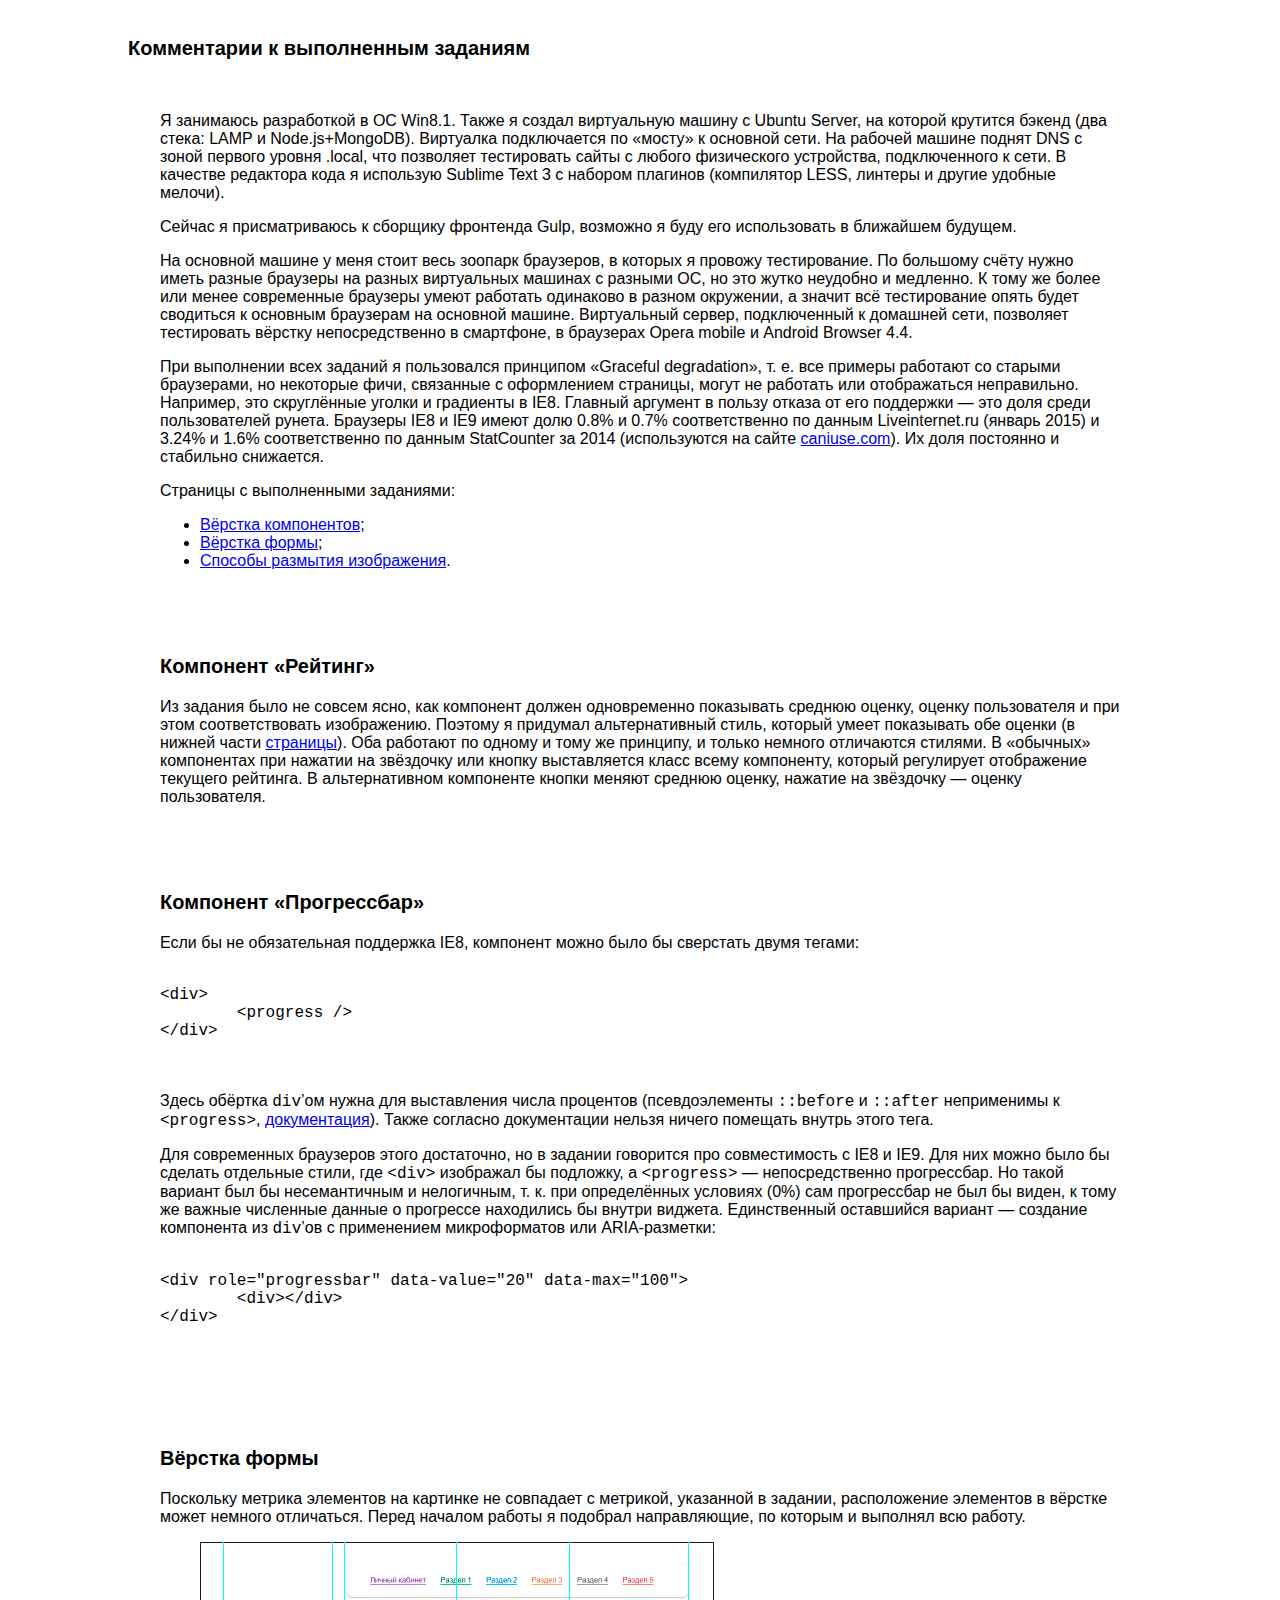
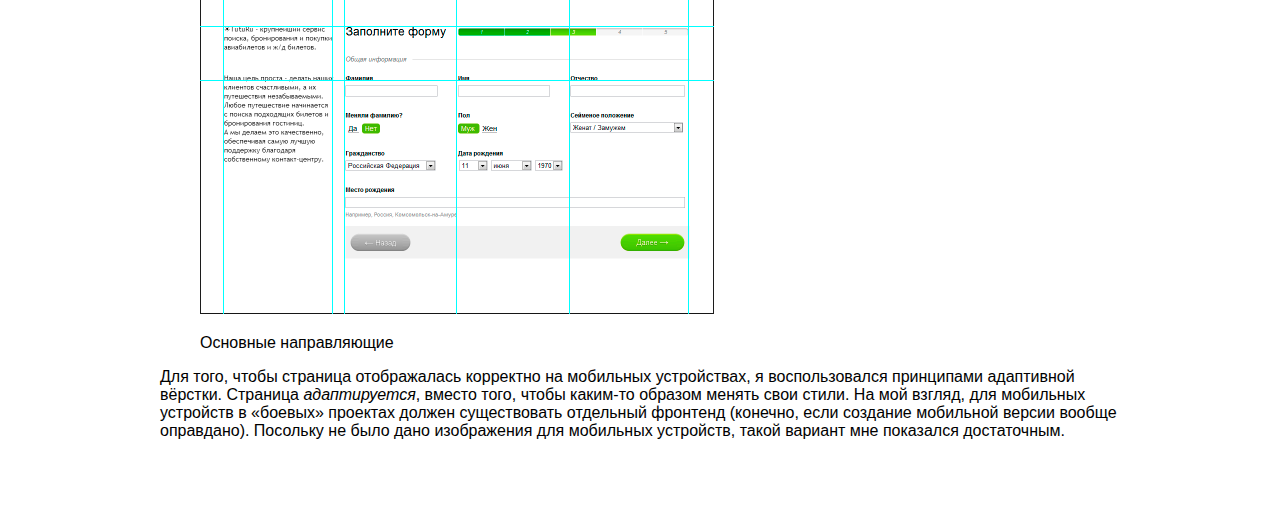
<file: html/index.html>
<!DOCTYPE html>
<html lang="ru">
<head>
	<meta charset="utf-8" />
	<title>Комментарии к заданию</title>
	<link rel="stylesheet" type="text/css" href="../css/normalize.min.css" />
	<link rel="stylesheet" type="text/css" href="../css/page-components.css" />
	<!--[if lte IE 9]>
		<script src="http://html5shim.googlecode.com/svn/trunk/html5.js"></script>
		<link rel="stylesheet" type="text/css" href="../css/page-components_ie.css" />
	<![endif]-->
</head>
<body class="g-layout">
<section class="b-components">
	<header class="b-components__showcase__title">
		Комментарии к выполненным заданиям
	</header>
	<article class="b-components__showcase">
		<p>Я занимаюсь разработкой в ОС Win8.1. Также я создал виртуальную машину с Ubuntu Server, на которой крутится бэкенд (два стека: LAMP и Node.js+MongoDB). Виртуалка подключается по «мосту» к основной сети. На рабочей машине поднят DNS с зоной первого уровня .local, что позволяет тестировать сайты с любого физического устройства, подключенного к сети. В качестве редактора кода я использую Sublime Text 3 с набором плагинов (компилятор LESS, линтеры и другие удобные мелочи).</p>
		<p>Сейчас я присматриваюсь к сборщику фронтенда Gulp, возможно я буду его использовать в ближайшем будущем.</p>
		<p>На основной машине у меня стоит весь зоопарк браузеров, в которых я провожу тестирование. По большому счёту нужно иметь разные браузеры на разных виртуальных машинах с разными ОС, но это жутко неудобно и медленно. К тому же более или менее современные браузеры умеют работать одинаково в разном окружении, а значит всё тестирование опять будет сводиться к основным браузерам на основной машине. Виртуальный сервер, подключенный к домашней сети, позволяет тестировать вёрстку непосредственно в смартфоне, в браузерах Opera mobile и Android Browser 4.4.</p>
		<p>При выполнении всех заданий я пользовался принципом «Graceful degradation», т. е. все примеры работают со старыми браузерами, но некоторые фичи, связанные с оформлением страницы, могут не работать или отображаться неправильно. Например, это скруглённые уголки и градиенты в IE8. Главный аргумент в пользу отказа от его поддержки — это доля среди пользователей рунета. Браузеры IE8 и IE9 имеют долю 0.8% и 0.7% соответственно по данным Liveinternet.ru (январь 2015) и 3.24% и 1.6% соответственно по данным StatCounter за 2014 (используются на сайте <a href="http://caniuse.com/" title="caniuse.com">caniuse.com</a>). Их доля постоянно и стабильно снижается.</p>
		<p>Страницы с выполненными заданиями:</p>
		<ul>
			<li>
				<a href="components.html" title="Вёрстка компонентов">Вёрстка компонентов</a>;
			</li>
			<li>
				<a href="form.html" title="Вёрстка формы">Вёрстка формы</a>;
			</li>
			<li>
				<a href="blur.html" title="Способы размытия изображения">Способы размытия изображения</a>.
			</li>
		</ul>
	</article>

	<article class="b-components__showcase">
		<header class="b-components__showcase__title">
			Компонент «Рейтинг»
		</header>
		<section class="b-components__showcase__content">
			<p>Из задания было не совсем ясно, как компонент должен одновременно показывать среднюю оценку, оценку пользователя и при этом соответствовать изображению. Поэтому я придумал альтернативный стиль, который умеет показывать обе оценки (в нижней части <a href="components.html" title="Вёрстка компонентов">страницы</a>). Оба работают по одному и тому же принципу, и только немного отличаются стилями. В «обычных» компонентах при нажатии на звёздочку или кнопку выставляется класс всему компоненту, который регулирует отображение текущего рейтинга. В альтернативном компоненте кнопки меняют среднюю оценку, нажатие на звёздочку — оценку пользователя.</p>
		</section>
	</article>

	<article class="b-components__showcase">
		<header class="b-components__showcase__title">
			Компонент «Прогрессбар»
		</header>
		<section class="b-components__showcase__content">
			<p>Если бы не обязательная поддержка IE8, компонент можно было бы сверстать двумя тегами:</p>
			<pre>
				<code>
&lt;div&gt;
	&lt;progress /&gt;
&lt;/div&gt;
				</code>
			</pre>
			<p>Здесь обёртка <code>div</code>’ом нужна для выставления числа процентов (псевдоэлементы <code>::before</code> и <code>::after</code> неприменимы к <code>&lt;progress&gt;</code>, <a href="http://www.w3.org/TR/html5/forms.html#the-progress-element" title="W3C HTML5">документация</a>). Также согласно документации нельзя ничего помещать внутрь этого тега.</p>
			<p>Для современных браузеров этого достаточно, но в задании говорится про совместимость с IE8 и IE9. Для них можно было бы сделать отдельные стили, где <code>&lt;div&gt;</code> изображал бы подложку, а <code>&lt;progress&gt;</code> — непосредственно прогрессбар. Но такой вариант был бы несемантичным и нелогичным, т. к. при определённых условиях (0%) сам прогрессбар не был бы виден, к тому же важные численные данные о прогрессе находились бы внутри виджета. Единственный оставшийся вариант — создание компонента из <code>div</code>’ов с применением микроформатов или ARIA-разметки:</p>
			<pre>
				<code>
&lt;div role=&quot;progressbar&quot; data-value=&quot;20&quot; data-max=&quot;100&quot;&gt;
	&lt;div&gt;&lt;/div&gt;
&lt;/div&gt;
				</code>
			</pre>
		</section>
	</article>

	<article class="b-components__showcase">
		<header class="b-components__showcase__title">
			Вёрстка формы
		</header>
		<section class="b-components__showcase__content">
			<p>Поскольку метрика элементов на картинке не совпадает с метрикой, указанной в задании, расположение элементов в вёрстке может немного отличаться. Перед началом работы я подобрал направляющие, по которым и выполнял всю работу.</p>
			<figure>
				<p><img src="../images/guides.png" alt="Основные направляющие" /></p>
				<figcaption>Основные направляющие</figcaption>
			</figure>
			<p>Для того, чтобы страница отображалась корректно на мобильных устройствах, я воспользовался принципами адаптивной вёрстки. Страница <em>адаптируется</em>, вместо того, чтобы каким-то образом менять свои стили. На мой взгляд, для мобильных устройств в «боевых» проектах должен существовать отдельный фронтенд (конечно, если создание мобильной версии вообще оправдано). Посольку не было дано изображения для мобильных устройств, такой вариант мне показался достаточным.</p>
		</section>
	</article>
</section>
</body>
</html>
</file>
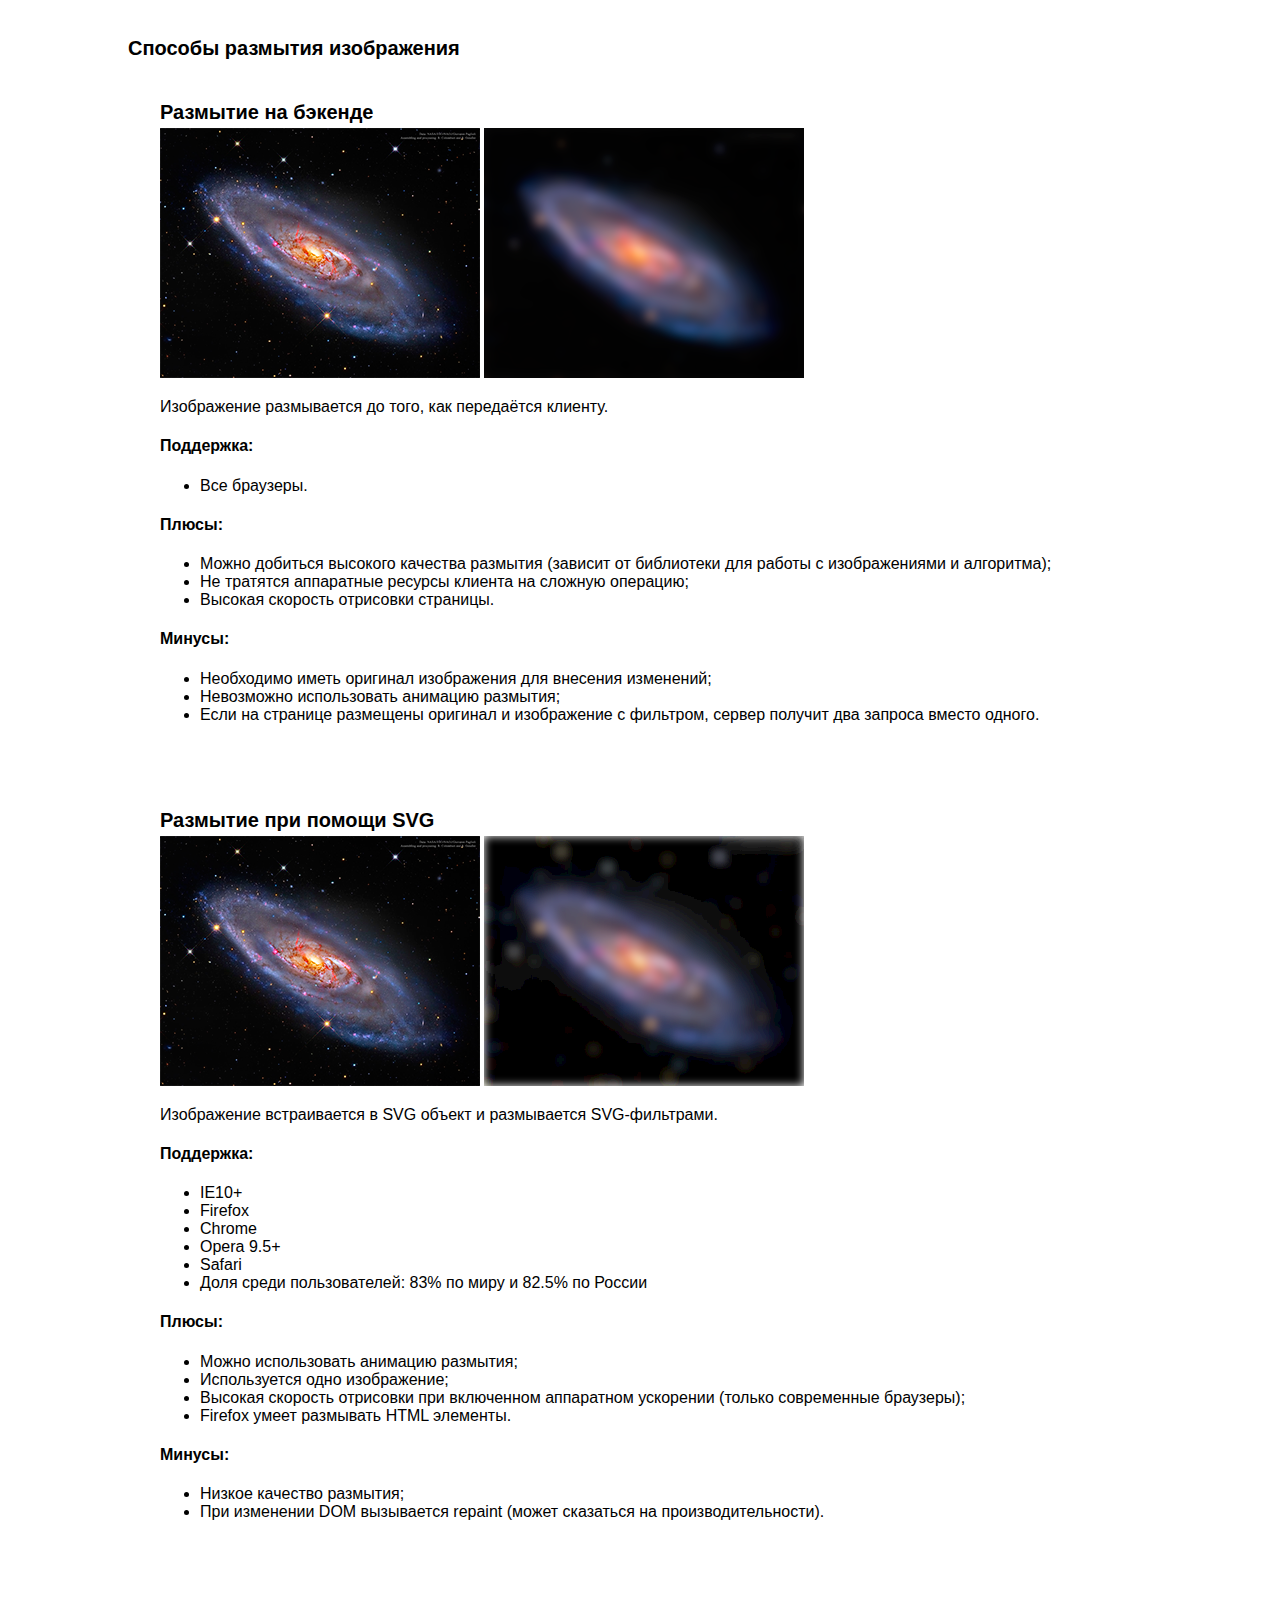
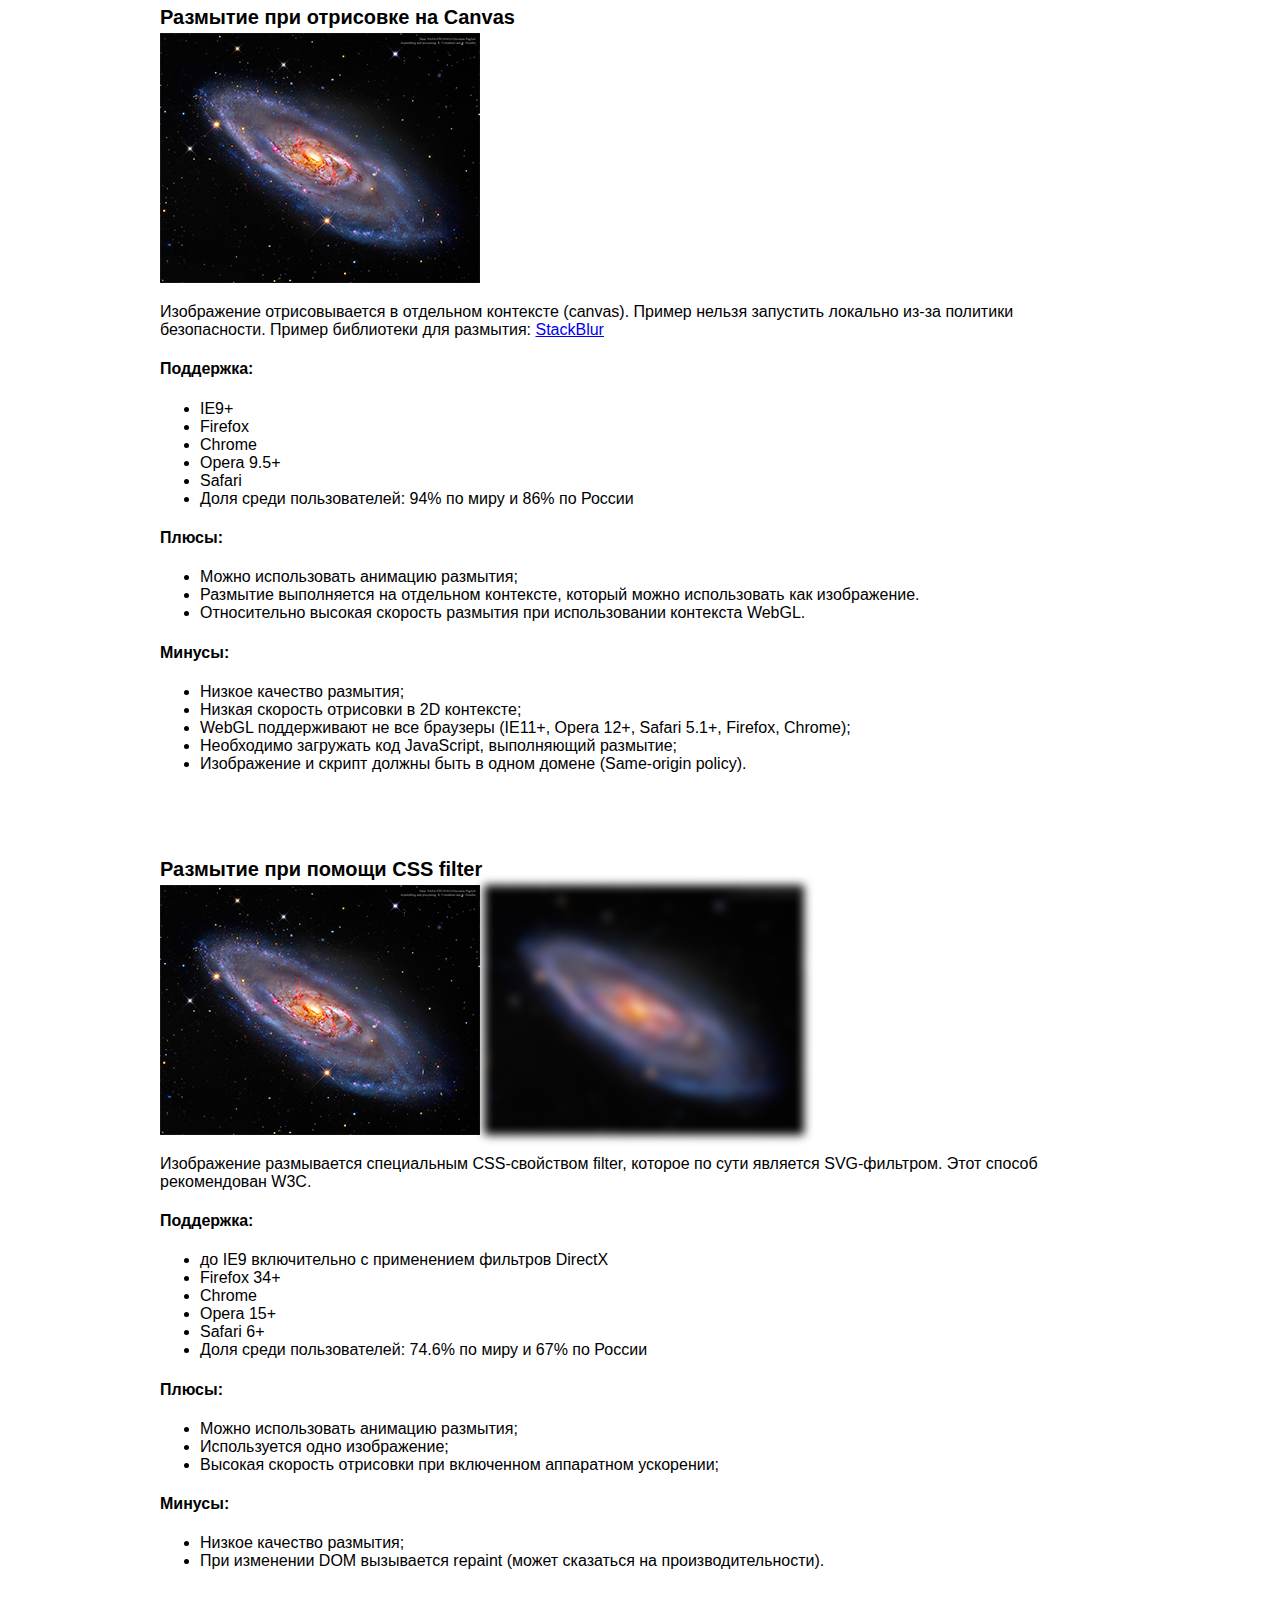
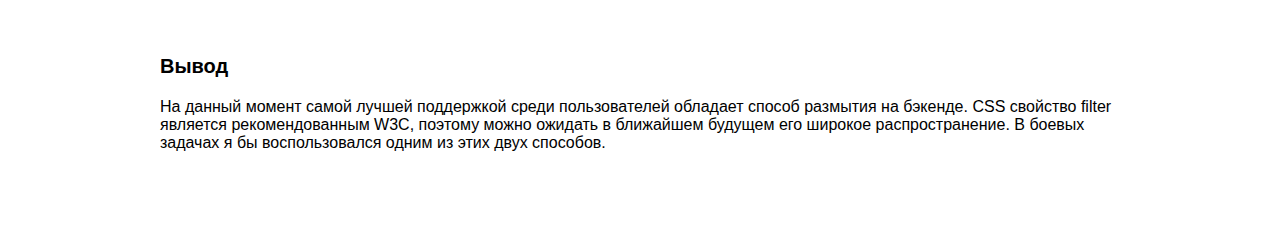
<file: html/blur.html>
<!DOCTYPE html>
<html lang="ru">
<head>
	<meta charset="utf-8" />
	<title>Размытие изображения</title>
	<link rel="stylesheet" type="text/css" href="../css/normalize.min.css" />
	<link rel="stylesheet" type="text/css" href="../css/page-components.css" />
	<!--[if lte IE 9]>
		<script src="http://html5shim.googlecode.com/svn/trunk/html5.js"></script>
		<link rel="stylesheet" type="text/css" href="../css/page-components_ie.css" />
	<![endif]-->
	<style type="text/css">
#imageToBlur {
	-webkit-filter: blur(5px);
	filter: blur(5px);
}
	</style>
</head>
<body class="g-layout">

<section class="b-components">
	<header class="b-components__showcase__title">
		Способы размытия изображения
	</header>

	<article class="b-components__showcase">
		<header class="b-components__showcase__title">
			Размытие на бэкенде
		</header>
		<section class="b-components__showcase__content">

			<img src="../images/apod-2015-02-16.png" alt="" />
			<img src="../images/apod-2015-02-16_blur.png" alt="" />

			<p>Изображение размывается до того, как передаётся клиенту.</p>
			<h4>Поддержка:</h4>
			<ul>
				<li>Все браузеры.</li>
			</ul>
			<h4>Плюсы:</h4>
			<ul>
				<li>Можно добиться высокого качества размытия (зависит от библиотеки для работы с изображениями и алгоритма);</li>
				<li>Не тратятся аппаратные ресурсы клиента на сложную операцию;</li>
				<li>Высокая скорость отрисовки страницы.</li>
			</ul>
			<h4>Минусы:</h4>
			<ul>
				<li>Необходимо иметь оригинал изображения для внесения изменений;</li>
				<li>Невозможно использовать анимацию размытия;</li>
				<li>Если на странице размещены оригинал и изображение с фильтром, сервер получит два запроса вместо одного.</li>
			</ul>
		</section>
	</article>

	<article class="b-components__showcase">
		<header class="b-components__showcase__title">
			Размытие при помощи SVG
		</header>
		<section class="b-components__showcase__content">

			<img src="../images/apod-2015-02-16.png" alt="" />
			<svg width="320" height="250"><filter id="svg-blur"><feGaussianBlur stdDeviation="5" /></filter><image filter="url(#svg-blur)" id="svg-image" width="320" height="250" xlink:href="../images/apod-2015-02-16.png" /></svg>

			<p>Изображение встраивается в SVG объект и размывается SVG-фильтрами.</p>
			<h4>Поддержка:</h4>
			<ul>
				<li>IE10+</li>
				<li>Firefox</li>
				<li>Chrome</li>
				<li>Opera 9.5+</li>
				<li>Safari</li>
				<li>Доля среди пользователей: 83% по миру и 82.5% по России</li>
			</ul>
			<h4>Плюсы:</h4>
			<ul>
				<li>Можно использовать анимацию размытия;</li>
				<li>Используется одно изображение;</li>
				<li>Высокая скорость отрисовки при включенном аппаратном ускорении (только современные браузеры);</li>
				<li>Firefox умеет размывать HTML элементы.</li>
			</ul>
			<h4>Минусы:</h4>
			<ul>
				<li>Низкое качество размытия;</li>
				<li>При изменении DOM вызывается repaint (может сказаться на производительности).</li>
			</ul>
		</section>
	</article>

	<article class="b-components__showcase">
		<header class="b-components__showcase__title">
			Размытие при отрисовке на Canvas
		</header>
		<section class="b-components__showcase__content">

			<img src="../images/apod-2015-02-16.png" alt="" />

			<p>Изображение отрисовывается в отдельном контексте (canvas). Пример нельзя запустить локально из-за политики безопасности. Пример библиотеки для размытия: <a href="http://www.quasimondo.com/StackBlurForCanvas/StackBlurDemo.html">StackBlur</a></p>
			<h4>Поддержка:</h4>
			<ul>
				<li>IE9+</li>
				<li>Firefox</li>
				<li>Chrome</li>
				<li>Opera 9.5+</li>
				<li>Safari</li>
				<li>Доля среди пользователей: 94% по миру и 86% по России</li>
			</ul>
			<h4>Плюсы:</h4>
			<ul>
				<li>Можно использовать анимацию размытия;</li>
				<li>Размытие выполняется на отдельном контексте, который можно использовать как изображение.</li>
				<li>Относительно высокая скорость размытия при использовании контекста WebGL.</li>
			</ul>
			<h4>Минусы:</h4>
			<ul>
				<li>Низкое качество размытия;</li>
				<li>Низкая скорость отрисовки в 2D контексте;</li>
				<li>WebGL поддерживают не все браузеры (IE11+, Opera 12+, Safari 5.1+, Firefox, Chrome);</li>
				<li>Необходимо загружать код JavaScript, выполняющий размытие;</li>
				<li>Изображение и скрипт должны быть в одном домене (Same-origin policy).</li>
			</ul>
		</section>
	</article>

	<article class="b-components__showcase">
		<header class="b-components__showcase__title">
			Размытие при помощи CSS filter
		</header>
		<section class="b-components__showcase__content">

			<img src="../images/apod-2015-02-16.png" alt="" />
			<img id="imageToBlur" style="width:320;filter:progid:DXImageTransform.Microsoft.Blur(Strength=5);" src="../images/apod-2015-02-16.png" alt="" />

			<p>Изображение размывается специальным CSS-свойством filter, которое по сути является SVG-фильтром. Этот способ рекомендован W3C.</p>
			<h4>Поддержка:</h4>
			<ul>
				<li>до IE9 включительно с применением фильтров DirectX</li>
				<li>Firefox 34+</li>
				<li>Chrome</li>
				<li>Opera 15+</li>
				<li>Safari 6+</li>
				<li>Доля среди пользователей: 74.6% по миру и 67% по России</li>
			</ul>
			<h4>Плюсы:</h4>
			<ul>
				<li>Можно использовать анимацию размытия;</li>
				<li>Используется одно изображение;</li>
				<li>Высокая скорость отрисовки при включенном аппаратном ускорении;</li>
			</ul>
			<h4>Минусы:</h4>
			<ul>
				<li>Низкое качество размытия;</li>
				<li>При изменении DOM вызывается repaint (может сказаться на производительности).</li>
			</ul>
		</section>
	</article>

	<article class="b-components__showcase">
		<header class="b-components__showcase__title">
			Вывод
		</header>
		<section class="b-components__showcase__content">
			<p>На данный момент самой лучшей поддержкой среди пользователей обладает способ размытия на бэкенде. CSS свойство filter является рекомендованным W3C, поэтому можно ожидать в ближайшем будущем его широкое распространение. В боевых задачах я бы воспользовался одним из этих двух способов.</p>
		</section>
	</article>
</section>
</body>
</html>
</file>
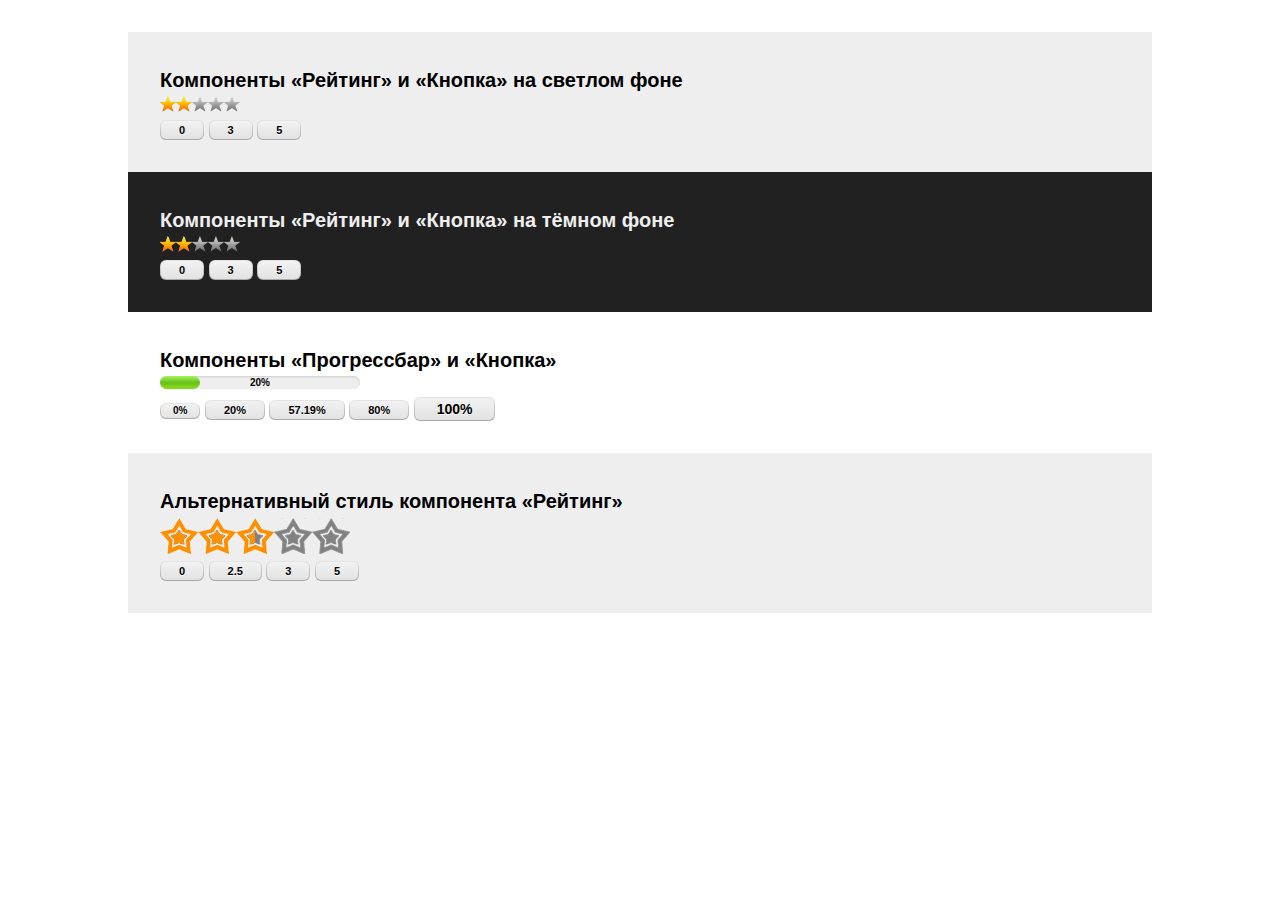
<file: html/components.html>
<!DOCTYPE html>
<html lang="ru">
<head>
	<meta charset="utf-8" />
	<title>Компоненты</title>
	<link rel="stylesheet" type="text/css" href="../css/normalize.min.css" />
	<link rel="stylesheet" type="text/css" href="../css/page-components.css" />
	<link rel="stylesheet" type="text/css" href="../css/b-rating_alt.css" />
	<!--[if lte IE 9]>
		<script src="http://html5shim.googlecode.com/svn/trunk/html5.js"></script>
		<link rel="stylesheet" type="text/css" href="../css/page-components_ie.css" />
	<![endif]-->
</head>
<body class="g-layout">

<section class="b-components">
	<article class="b-components__showcase b-components__showcase_light">
		<header class="b-components__showcase__title">
			Компоненты «Рейтинг» и «Кнопка» на светлом фоне
		</header>
		<section class="b-components__showcase__content">

			<div class="b-rating b-rating_2">
				<a onclick="return SetStar(this.parentNode, 1)" href="#" title="1" class="b-rating__star"></a>
				<a onclick="return SetStar(this.parentNode, 2)" href="#" title="2" class="b-rating__star"></a>
				<a onclick="return SetStar(this.parentNode, 3)" href="#" title="3" class="b-rating__star"></a>
				<a onclick="return SetStar(this.parentNode, 4)" href="#" title="4" class="b-rating__star"></a>
				<a onclick="return SetStar(this.parentNode, 5)" href="#" title="5" class="b-rating__star"></a>
			</div>

			<section class="b-components__showcase__toolbar">
				<a onclick="return SetStar(document.querySelectorAll('.b-rating')[0], 0)" href="#" title="0" class="b-button">0</a>
				<span onclick="return SetStar(document.querySelectorAll('.b-rating')[0], 3)" title="3" class="b-button" tabindex="0">3</span>
				<button onclick="return SetStar(document.querySelectorAll('.b-rating')[0], 5)" title="5" class="b-button">5</button>
			</section>

		</section>
	</article>

	<article class="b-components__showcase b-components__showcase_dark">
		<header class="b-components__showcase__title b-components__showcase__title_light">
			Компоненты «Рейтинг» и «Кнопка» на тёмном фоне
		</header>
		<section class="b-components__showcase__content">

			<div class="b-rating b-rating_2">
				<a onclick="return SetStar(this.parentNode, 1)" href="#" title="1" class="b-rating__star"></a>
				<a onclick="return SetStar(this.parentNode, 2)" href="#" title="2" class="b-rating__star"></a>
				<a onclick="return SetStar(this.parentNode, 3)" href="#" title="3" class="b-rating__star"></a>
				<a onclick="return SetStar(this.parentNode, 4)" href="#" title="4" class="b-rating__star"></a>
				<a onclick="return SetStar(this.parentNode, 5)" href="#" title="5" class="b-rating__star"></a>
			</div>

			<section class="b-components__showcase__toolbar">
				<a onclick="return SetStar(document.querySelectorAll('.b-rating')[1], 0)" href="#" title="0" class="b-button">0</a>
				<span onclick="return SetStar(document.querySelectorAll('.b-rating')[1], 3)" title="3" class="b-button" tabindex="0">3</span>
				<button onclick="return SetStar(document.querySelectorAll('.b-rating')[1], 5)" title="5" class="b-button">5</button>
			</section>

		</section>
	</article>

	<article class="b-components__showcase">
		<header class="b-components__showcase__title">
			Компоненты «Прогрессбар» и «Кнопка»
		</header>
		<section class="b-components__showcase__content">

			<div role="progressbar" class="b-progress" data-value="0" data-max="100">
				<div class="b-progress__bar"></div>
			</div>

			<section class="b-components__showcase__toolbar">
				<a onclick="return SetProgressValue(document.querySelector('.b-progress'),0)" href="#" title="0%" class="b-button b-button_small">0%</a>
				<span onclick="return SetProgressValue(document.querySelector('.b-progress'),20)" title="20%" class="b-button" tabindex="0">20%</span>
				<button onclick="return SetProgressValue(document.querySelector('.b-progress'),57.19)" title="57.19%" class="b-button">57.19%</button>
				<div onclick="return SetProgressValue(document.querySelector('.b-progress'),80)" title="80%" class="b-button" tabindex="0">80%</div>
				<input onclick="return SetProgressValue(document.querySelector('.b-progress'),100)" type="button" title="100%" class="b-button b-button_big" value="100%" />
			</section>

		</section>
	</article>

	<article class="b-components__showcase b-components__showcase_light">
		<header class="b-components__showcase__title">
			Альтернативный стиль компонента «Рейтинг»
		</header>
		<section class="b-components__showcase__content">

			<div class="b-rating b-rating_alt b-rating_2">
				<div class="b-rating_alt__bar"></div>
				<a onclick="return SetStar2_User(this)" href="#" title="1" class="b-rating__star b-rating_alt__star"></a>
				<a onclick="return SetStar2_User(this)" href="#" title="2" class="b-rating__star b-rating_alt__star"></a>
				<a onclick="return SetStar2_User(this)" href="#" title="3" class="b-rating__star b-rating_alt__star b-rating_alt__star_user"></a>
				<a onclick="return SetStar2_User(this)" href="#" title="4" class="b-rating__star b-rating_alt__star"></a>
				<a onclick="return SetStar2_User(this)" href="#" title="5" class="b-rating__star b-rating_alt__star"></a>
			</div>

			<section class="b-components__showcase__toolbar">
				<a onclick="return SetStar2(document.querySelector('.b-rating_alt__bar'), 0)" href="#" title="0" class="b-button">0</a>
				<span onclick="return SetStar2(document.querySelector('.b-rating_alt__bar'), 2.5)" title="3" class="b-button" tabindex="0">2.5</span>
				<span onclick="return SetStar2(document.querySelector('.b-rating_alt__bar'), 3)" title="3" class="b-button" tabindex="0">3</span>
				<button onclick="return SetStar2(document.querySelector('.b-rating_alt__bar'), 5)" title="5" class="b-button">5</button>
			</section>

		</section>
	</article>
</section>

<script>
function SetStar (node, star) {
	node.className = 'b-rating b-rating_' + star;
	return false;
}
function SetStar2 (node, star) {
	node.style.width = (star/5)*190 + 'px';
	return false;
}
function SetStar2_User (node, star) {
	var stars = node.parentNode.querySelectorAll(".b-rating_alt__star");
	for (var i = 0; i < stars.length; i++) {
		stars[i].className = "b-rating__star b-rating_alt__star";
	}
	node.className = "b-rating__star b-rating_alt__star b-rating_alt__star_user";
	return false;
}

function SetProgressValue (node, value) {
	node.querySelector(".b-progress__bar").style.width = node.offsetWidth / node.getAttribute('data-max') * value + "px";
	node.setAttribute('data-value', value);
	return false;
}

SetProgressValue(document.querySelector('.b-progress'), 20);
</script>

</body>
</html>
</file>
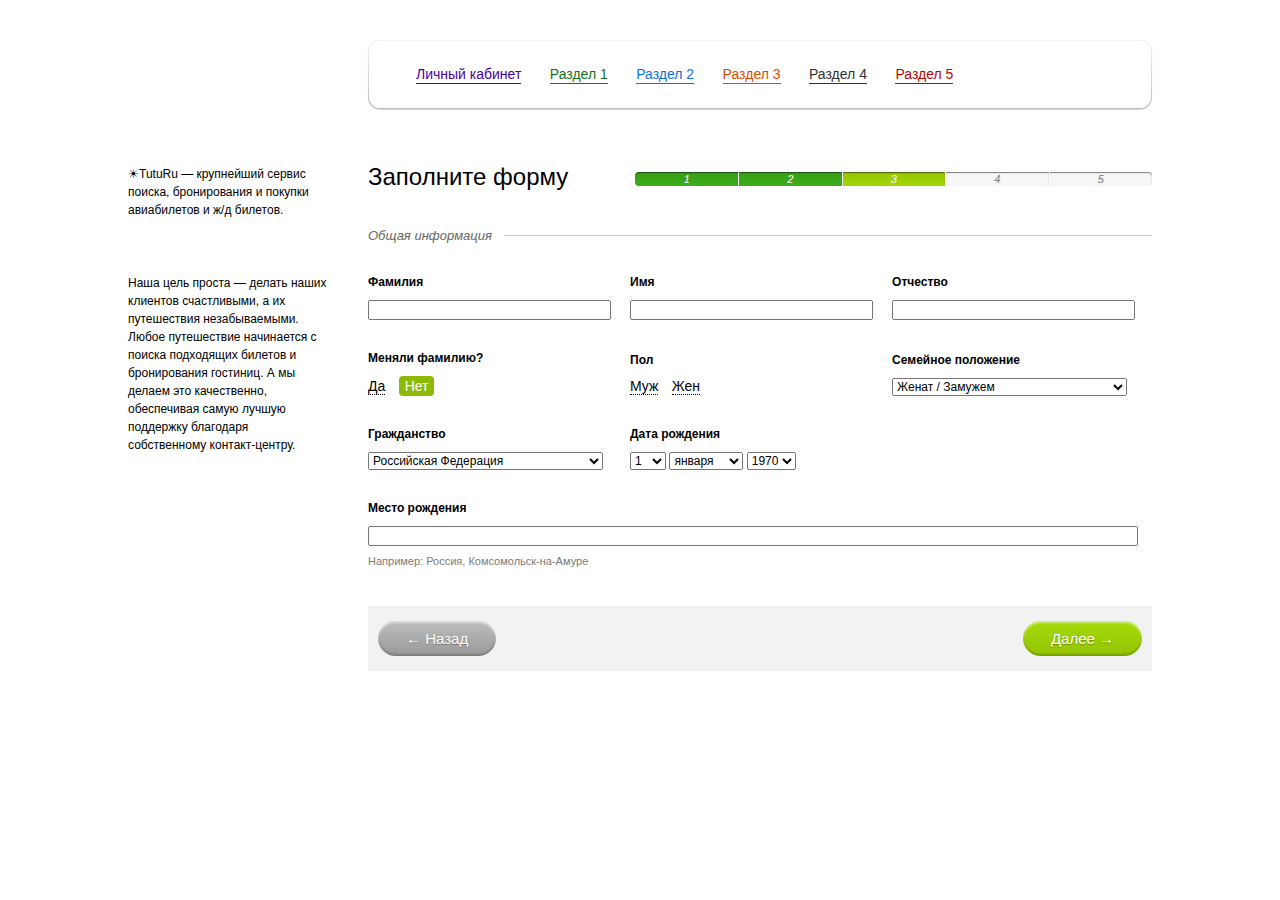
<file: html/form.html>
<!DOCTYPE html>
<html lang="ru">
<head>
	<meta charset="utf-8" />
	<title>Форма</title>
	<link rel="stylesheet" type="text/css" href="../css/normalize.min.css" />
	<link rel="stylesheet" type="text/css" href="../css/page-form.css" />
	<!--[if lte IE 9]>
		<script src="http://html5shim.googlecode.com/svn/trunk/html5.js"></script>
		<link rel="stylesheet" type="text/css" href="../css/page-form_ie.css" />
	<![endif]-->
</head>
<body class="g-layout">
	<header class="b-header">
		<nav class="b-menu">
			<ul class="b-menu__list">
				<li class="b-menu__item">
					<a href="#" title="" class="b-menu__item__link">
						Личный кабинет
					</a>
				</li>
				<li class="b-menu__item">
					<a href="#" title="" class="b-menu__item__link">
						Раздел 1
					</a>
				</li>
				<li class="b-menu__item">
					<a href="#" title="" class="b-menu__item__link">
						Раздел 2
					</a>
				</li>
				<li class="b-menu__item">
					<a href="#" title="" class="b-menu__item__link">
						Раздел 3
					</a>
				</li>
				<li class="b-menu__item">
					<a href="#" title="" class="b-menu__item__link">
						Раздел 4
					</a>
				</li>
				<li class="b-menu__item">
					<a href="#" title="" class="b-menu__item__link">
						Раздел 5
					</a>
				</li>
			</ul>
		</nav>
	</header>

	<main class="b-content">
		<h1 class="b-content__title">Заполните форму</h1>

		<ol class="b-indicator g-layout__col2">
			<li class="b-indicator__step b-indicator__step_done">1</li>
			<li class="b-indicator__step b-indicator__step_done">2</li>
			<li class="b-indicator__step b-indicator__step_now">3</li>
			<li class="b-indicator__step">4</li>
			<li class="b-indicator__step">5</li>
		</ol>

		<form method="POST" action="" class="b-form">
			<fieldset class="b-form__group">
				<legend class="b-form__group__legend">Общая информация</legend>

				<div class="b-form__fieldgroup g-layout__col1">
					<label class="b-form__label" for="lName">Фамилия</label>
					<input class="b-form__field" id="lName" name="lName" type="text" />
				</div>

				<div class="b-form__fieldgroup g-layout__col1">
					<label class="b-form__label" for="name">Имя</label>
					<input class="b-form__field" id="name" name="name" type="text" />
				</div>

				<div class="b-form__fieldgroup g-layout__col1">
					<label class="b-form__label" for="sName">Отчество</label>
					<input class="b-form__field" id="sName" name="sName" type="text" />
				</div>

				<div class="b-form__fieldgroup g-layout__col1">
					<span class="b-form__label">Меняли фамилию?</span>
					<input class="b-form__radio__hidden" id="lNameChangedTrue" name="lNameChanged" type="radio" value="true" />
					<label class="b-form__radio" for="lNameChangedTrue">
						Да
					</label>
					<input class="b-form__radio__hidden" id="lNameChangedFalse" name="lNameChanged" type="radio" value="false" checked="checked" />
					<label class="b-form__radio" for="lNameChangedFalse">
						Нет
					</label>
				</div>

				<div class="b-form__fieldgroup g-layout__col1">
					<span class="b-form__label">Пол</span>
					<input class="b-form__radio__hidden" id="sexM" name="sex" type="radio" value="M" />
					<label class="b-form__radio" for="sexM">
						Муж
					</label>
					<input class="b-form__radio__hidden" id="sexF" name="sex" type="radio" value="F" />
					<label class="b-form__radio" for="sexF">
						Жен
					</label>
				</div>

				<div class="b-form__fieldgroup g-layout__col1">
					<label class="b-form__label" for="familyStatus">Семейное положение</label>
					<select class="b-form__field" id="familyStatus" name="familyStatus">
						<option selected="selected">Женат / Замужем</option>
						<option>Холост / Не замужем</option>
					</select>
				</div>

				<div class="b-form__fieldgroup g-layout__col1">
					<label class="b-form__label" for="citizenship">Гражданство</label>
					<select class="b-form__field" id="citizenship" name="citizenship">
						<optgroup label="Страны Европы:">
							<option>Австрия</option>
							<option>Андорра</option>
							<option>Албания</option>
							<option>Беларусь</option>
							<option>Бельгия</option>
							<option>Болгария</option>
							<option>Босния и Герцеговина</option>
							<option>Ватикан</option>
							<option>Великобритания</option>
							<option>Венгрия</option>
							<option>Германия</option>
							<option>Гибралтар</option>
							<option>Греция</option>
							<option>Дания</option>
							<option>Ирландия</option>
							<option>Исландия</option>
							<option>Испания</option>
							<option>Италия</option>
							<option>Латвия</option>
							<option>Литва</option>
							<option>Лихтенштейн</option>
							<option>Люксембург</option>
							<option>Македония</option>
							<option>Мальта</option>
							<option>Молдавия</option>
							<option>Монако</option>
							<option>Нидерланды</option>
							<option>Норвегия</option>
							<option>Польша</option>
							<option>Португалия</option>
							<option selected="selected">Российская Федерация</option>
							<option>Румыния</option>
							<option>Сан-Марино</option>
							<option>Сербия и Черногория</option>
							<option>Словакия</option>
							<option>Словения</option>
							<option>Украина</option>
							<option>Фарерские острова</option>
							<option>Финляндия</option>
							<option>Франция</option>
							<option>Хорватия</option>
							<option>Черногория</option>
							<option>Чехия</option>
							<option>Швейцария</option>
							<option>Швеция</option>
							<option>«Шпицберген» Норвегия</option>
							<option>Эстония</option>
						</optgroup>
						<optgroup label="Страны Северной Америки:">
							<option>Гренландия</option>
							<option>Канада</option>
							<option>Мексика</option>
							<option>Сен-Пьер и Микелон</option>
							<option>США</option>
						</optgroup>
						<optgroup label="Страны Южной Америки:">
							<option>Аргентина</option>
							<option>Боливия</option>
							<option>Бразилия</option>
							<option>Венесуэла</option>
							<option>Гайана</option>
							<option>«Гвиана» Франция</option>
							<option>Колумбия</option>
							<option>Парагвай</option>
							<option>Перу</option>
							<option>Суринам</option>
							<option>Уругвай</option>
							<option>Фолклендские (Мальвинские) острова</option>
							<option>Чили</option>
							<option>Эквадор</option>
							<option>«Южная Георгия» Великобритания</option>
							<option>«Южные Сандвичевы острова» Фолклендские острова</option>
						</optgroup>
					</select>
				</div>

				<div class="b-form__fieldgroup g-layout__col1">
					<span class="b-form__label">Дата рождения</span>
					<select name="birthDay">
						<option selected="selected">1</option>
						<option>2</option>
						<option>3</option>
						<option>4</option>
						<option>5</option>
						<option>6</option>
						<option>7</option>
						<option>8</option>
						<option>9</option>
						<option>10</option>
						<option>11</option>
						<option>12</option>
						<option>13</option>
						<option>14</option>
						<option>15</option>
						<option>16</option>
						<option>17</option>
						<option>18</option>
						<option>19</option>
						<option>20</option>
						<option>21</option>
						<option>22</option>
						<option>23</option>
						<option>24</option>
						<option>25</option>
						<option>26</option>
						<option>27</option>
						<option>28</option>
						<option>29</option>
						<option>30</option>
						<option>31</option>
					</select>
					<select name="birthMonth">
						<option selected="selected">января</option>
						<option>февраля</option>
						<option>марта</option>
						<option>апреля</option>
						<option>мая</option>
						<option>июня</option>
						<option>июля</option>
						<option>августа</option>
						<option>сентября</option>
						<option>октября</option>
						<option>ноября</option>
						<option>декабря</option>
					</select>
					<select name="birthYear">
						<option selected="selected">1970</option>
						<option>1971</option>
						<option>1972</option>
						<option>1973</option>
						<option>1974</option>
						<option>1975</option>
						<option>1976</option>
						<option>1977</option>
						<option>1978</option>
						<option>1979</option>
						<option>1980</option>
						<option>1981</option>
						<option>1982</option>
						<option>1983</option>
						<option>1984</option>
						<option>1985</option>
						<option>1986</option>
						<option>1987</option>
						<option>1988</option>
						<option>1989</option>
						<option>1990</option>
						<option>1991</option>
						<option>1992</option>
						<option>1993</option>
						<option>1994</option>
						<option>1995</option>
						<option>1996</option>
						<option>1997</option>
						<option>1998</option>
						<option>1999</option>
						<option>2000</option>
						<option>2001</option>
						<option>2002</option>
						<option>2003</option>
						<option>2004</option>
						<option>2005</option>
						<option>2006</option>
						<option>2007</option>
						<option>2008</option>
						<option>2009</option>
						<option>2010</option>
						<option>2011</option>
						<option>2012</option>
						<option>2013</option>
						<option>2014</option>
						<option>2015</option>
					</select>
				</div>

				<div class="b-form__fieldgroup g-layout__col3">
					<label class="b-form__label" for="birthPlace">Место рождения</label>
					<input class="b-form__field" id="birthPlace" name="birthPlace" type="text" />
					<span class="b-form__hint">Например: Россия, Комсомольск-на-Амуре</span>
				</div>

			</fieldset>
			<div class="b-form__controls">
				<button class="b-form__button">&larr; Назад</button>
				<input class="b-form__button b-form__button_submit" type="submit" value="Далее →" />
			</div>
		</form>
	</main>

	<aside class="b-sidebar">
		<p class="b-sidebar__text">&#x2600;TutuRu — крупнейший сервис поиска, бронирования и покупки авиабилетов и ж/д билетов.</p>
		<p class="b-sidebar__text">Наша цель проста — делать наших клиентов счастливыми, а их путешествия незабываемыми. Любое путешествие начинается с поиска подходящих билетов и бронирования гостиниц. А мы делаем это качественно, обеспечивая самую лучшую поддержку благодаря собственному контакт-центру.</p>
	</aside>
</body>
</html>
</file>
<file: css/page-components.css>
.g-layout{width:1024px;margin:0 auto}.b-components{margin:32px 0}.b-components__showcase{padding:32px}.b-components__showcase_light{background:#eee}.b-components__showcase_dark{background:#212121}.b-components__showcase__title{font:600 20px/32px sans-serif}.b-components__showcase__title_light{color:#eee}.b-components__showcase__toolbar{margin:8px 0 0}.b-rating{width:80px;height:16px;word-spacing:0;background:url(../images/rating.png)}.b-rating:before{content:"";display:block;height:100%;margin:0 0 -16px;background:url(../images/rating.png) 0 -16px repeat-x}.b-rating_0:before{width:0}.b-rating_1:before{width:16px}.b-rating_2:before{width:32px}.b-rating_3:before{width:48px}.b-rating_4:before{width:64px}.b-rating_5:before{width:80px}.b-rating__star{display:none;float:left;width:16px;height:16px;background:url(../images/rating.png) 0 -16px repeat-x}.b-rating__star:hover{background:url(../images/rating.png) 0 -16px repeat-x}.b-rating__star:hover~.b-rating__star{background:url(../images/rating.png)}.b-rating:hover,.b-rating:hover>.b-rating:before{background:none}.b-rating:hover .b-rating__star{display:block}.b-button{font:bold 11px/18px sans-serif;display:inline-block;width:auto;height:18px;padding:0 18px;cursor:pointer;text-decoration:none;color:#000;border:1px solid transparent;border-radius:6px;outline:0;background-origin:padding-box,border-box;background-clip:padding-box,border-box;text-shadow:0 1px 0 #f8f8f8;background-image:-ms-linear-gradient(#f2f2f2, #e2e2e2),-ms-linear-gradient(#e5e5e5, #a8a8a8);background-image:-o-linear-gradient(#f2f2f2, #e2e2e2),-o-linear-gradient(#e5e5e5, #a8a8a8);background-image:linear-gradient(#f2f2f2, #e2e2e2),linear-gradient(#e5e5e5, #a8a8a8)}.b-button:hover{background-image:-ms-linear-gradient(#fff, #eee),-ms-linear-gradient(#e5e5e5, #a8a8a8);background-image:-o-linear-gradient(#fff, #eee),-o-linear-gradient(#e5e5e5, #a8a8a8);background-image:linear-gradient(#fff, #eee),linear-gradient(#e5e5e5, #a8a8a8)}.b-button:active{background-image:-ms-linear-gradient(#ccc, #e2e2e2),-ms-linear-gradient(#e5e5e5, #a8a8a8);background-image:-o-linear-gradient(#ccc, #e2e2e2),-o-linear-gradient(#e5e5e5, #a8a8a8);background-image:linear-gradient(#ccc, #e2e2e2),linear-gradient(#e5e5e5, #a8a8a8)}.b-button:focus{outline:1px solid #29f;outline-offset:2px}.b-button:focus:active{outline:0}.b-button_small{font:bold 10px/14px sans-serif;height:14px;padding:0 12px}.b-button_big{font:bold 14px/22px sans-serif;height:22px;padding:0 22px}button.b-button,input.b-button{height:20px}button.b-button_small,input.b-button_small{height:16px}button.b-button_big,input.b-button_big{height:24px}.b-progress{width:200px;height:13px;border:0;border-radius:13px;background:#eee;box-shadow:0 1px 2px #ccc inset}.b-progress__bar{display:block;width:0;height:13px;transition:width .3s;border-radius:13px;background:#64c01c;background:linear-gradient(to bottom, #a7f458 0, #64c01c 52%, #8bda1a 91%, #6cd019 100%)}.b-progress:after{content:attr(data-value) '%';font:bold 10px/13px sans-serif;display:block;width:100%;margin-top:-13px;text-align:center}
</file>
<file: css/page-components_ie.css>
.b-button{border:1px solid #a8a8a8;border-radius:6px;background:#f2f2f2;box-shadow:inset 0 -10px 10px #e2e2e2}.b-button:hover{background:#fff;box-shadow:inset 0 -10px 10px #eee}.b-button:active{outline:0;background:#ccc;box-shadow:inset 0 -10px 10px #eee}
</file>
<file: css/b-rating_alt.css>
.b-rating_alt{background:url(../images/rating_alt.png) 0 -33px repeat-x;width:190px;height:36px}.b-rating_alt:hover{background:url(../images/rating_alt.png) 0 -33px repeat-x}.b-rating_alt:before{display:none}.b-rating_alt__bar{height:100%;width:50%;background:url(../images/rating_alt.png) 0 2px repeat-x}.b-rating_alt__star{display:block;width:38px;height:36px;background:url(../images/rating_alt.png) 0 -72px repeat-x;margin-top:-35px}.b-rating_alt__star_user~.b-rating_alt__star{background:url(../images/rating_alt.png) 0 -108px repeat-x}.b-rating_alt:hover>.b-rating_alt__star{background:url(../images/rating_alt.png) 0 -72px repeat-x}.b-rating_alt>.b-rating_alt__star:hover{background:url(../images/rating_alt.png) 0 -72px repeat-x}.b-rating_alt>.b-rating_alt__star:hover~.b-rating_alt__star{background:url(../images/rating_alt.png) 0 -108px repeat-x}
</file>
<file: css/page-form.css>
.g-layout{max-width:1024px;margin:0 auto}.b-header{padding:0 10px}.b-content{padding:0 10px}.b-content__title{display:inline-block;font:normal 24px/24px sans-serif}.b-sidebar{padding:0 10px}.b-sidebar__text{font:normal 12px/18px sans-serif}@media (min-width:1024px){.g-layout{display:-ms-flexbox;display:flex;flex-flow:row wrap}.g-layout__col3{width:100%}.g-layout__col2{width:66%}.g-layout__col1{width:33%}.b-header{order:1;flex:1 100%;padding:0;margin-left:240px}.b-content{order:3;flex:2;padding:0}.b-content__title{margin-bottom:0}.b-sidebar{order:2;flex:3;max-width:200px;margin-right:40px;padding:0}.b-sidebar__text{margin:16px 0 55px}}.b-menu{border-radius:12px;background-origin:padding-box,border-box;background-clip:padding-box,border-box;background-image:-ms-linear-gradient(#fff, #fff),-ms-linear-gradient(#f4f4f4, #bdbdbd);background-image:-o-linear-gradient(#fff, #fff),-o-linear-gradient(#f4f4f4, #bdbdbd);background-image:linear-gradient(#fff, #fff),linear-gradient(#f4f4f4, #bdbdbd);border:1px solid transparent;box-shadow:0 1px 1px #d4d4d4;margin:40px 0}.b-menu__list{list-style:none;margin:12px 47px;padding:0}.b-menu__item{display:inline-block;margin:12px 24px 12px 0}.b-menu__item__link{display:inline-block;font:normal 14px/17px sans-serif;text-decoration:none;border-bottom:1px solid #00f}.b-menu__item:nth-child(1) .b-menu__item__link{color:#4900a4;border-color:#4900a4}.b-menu__item:nth-child(2) .b-menu__item__link{color:#14731b;border-color:#14731b}.b-menu__item:nth-child(3) .b-menu__item__link{color:#0e73d9;border-color:#0e73d9}.b-menu__item:nth-child(4) .b-menu__item__link{color:#dd4c00;border-color:#dd4c00}.b-menu__item:nth-child(5) .b-menu__item__link{color:#333;border-color:#333}.b-menu__item:nth-child(6) .b-menu__item__link{color:#b60700;border-color:#b60700}.b-menu__item .b-menu__item__link:hover,.b-menu__item .b-menu__item__link:focus{color:#f00;border-color:#f00}.b-indicator{display:block;margin:0;padding:0;list-style:none}.b-indicator:after{content:"";display:block;width:100%;height:0;clear:both}.b-indicator__step{display:block;float:left;background:#f6f6f6;color:#7b7b7b;width:20%;font:italic 11px/14px sans-serif;text-align:center;border-radius:1px;box-shadow:inset 0 1px 1px rgba(0,0,0,0.5)}.b-indicator__step:first-child{border-radius:4px 0 0 4px}.b-indicator__step:first-child:after{visibility:hidden}.b-indicator__step:last-child{border-radius:0 4px 4px 0}.b-indicator__step:after{content:"";display:block;float:left;width:1px;height:14px;background:#fff}.b-indicator__step_done{background:#3bad19;background-image:-ms-linear-gradient(#369e17, #3bad19);background-image:-o-linear-gradient(#369e17, #3bad19);background-image:linear-gradient(#369e17, #3bad19);color:#fff}.b-indicator__step_now{background:#9dd005;background-image:-ms-linear-gradient(#94c404, #a4d807);background-image:-o-linear-gradient(#94c404, #a4d807);background-image:linear-gradient(#94c404, #a4d807);color:#fff}@media (min-width:1024px){.b-indicator{float:right;margin:23px 0 0}}.b-form{font:normal 12px/16px sans-serif;margin:40px 0 0}.b-form__group{margin:0;padding:32px 0 0;border:0;border-top:1px solid #cacaca}.b-form__group__legend{font:italic 13px/13px sans-serif;padding:0 12px 0 0;background:#fff;color:#666}.b-form__label{font:bold 12px/16px sans-serif;display:block;margin:0 0 10px;cursor:default}.b-form__field{width:100%}.b-form__fieldgroup{margin:0 0 30px}.b-form__radio{font-size:14px;display:inline-block;margin:0 10px 0 0;cursor:pointer;border-bottom:1px dotted #000}.b-form__radio:hover{color:#f00;border-color:#f00}.b-form__radio__hidden{display:none}.b-form__radio__hidden:checked+.b-form__radio{padding:2px 6px;color:#fff;border:0;border-radius:4px;background:#8cb903}.b-form__controls{padding:15px 10px;margin:0 0 40px;background:#f2f2f2}.b-form__button{font-size:15px;display:inline-block;height:35px;padding:0 28px;color:#fff;border:0;border-radius:18px;background:#a9a9a9;background-image:-ms-linear-gradient(#bdbdbd, #999);background-image:-o-linear-gradient(#bdbdbd, #999);background-image:linear-gradient(#bdbdbd, #999);text-shadow:0 1px 1px rgba(0,0,0,0.3);box-shadow:inset 0 2px 2px rgba(255,255,255,0.5),inset 0 -2px 2px rgba(0,0,0,0.2)}.b-form__button:hover,.b-form__button:focus{background:#ccc;background-image:-ms-linear-gradient(#ccc, #a2a2a2);background-image:-o-linear-gradient(#ccc, #a2a2a2);background-image:linear-gradient(#ccc, #a2a2a2)}.b-form__button:active{background:#999;background-image:-ms-linear-gradient(#999, #bdbdbd);background-image:-o-linear-gradient(#999, #bdbdbd);background-image:linear-gradient(#999, #bdbdbd)}.b-form__button_submit{float:right;background:#93c303;background-image:-ms-linear-gradient(#a6db08, #93c303);background-image:-o-linear-gradient(#a6db08, #93c303);background-image:linear-gradient(#a6db08, #93c303)}.b-form__button_submit:hover,.b-form__button_submit:focus{background:#b0df11;background-image:-ms-linear-gradient(#b0df11, #96c606);background-image:-o-linear-gradient(#b0df11, #96c606);background-image:linear-gradient(#b0df11, #96c606)}.b-form__button_submit:active{background-image:-ms-linear-gradient(#93c303, #a6db08);background-image:-o-linear-gradient(#93c303, #a6db08);background-image:linear-gradient(#93c303, #a6db08)}.b-form__hint{font-size:11px;line-height:30px;display:block;color:#7a7a7a}@media (min-width:1024px){.b-form__fieldgroup.g-layout__col1{display:inline-block;width:30%;margin-right:3%}.b-form__field{max-width:762px}}
</file>
<file: css/page-form_ie.css>
.g-layout{position:relative}.b-sidebar{position:absolute;top:109px;width:200px}.b-content{margin-left:240px}.b-form__radio__hidden{display:inline-block}.b-form__fieldgroup.g-layout__col1{display:inline-block;width:30%;margin-right:3%}
</file>
